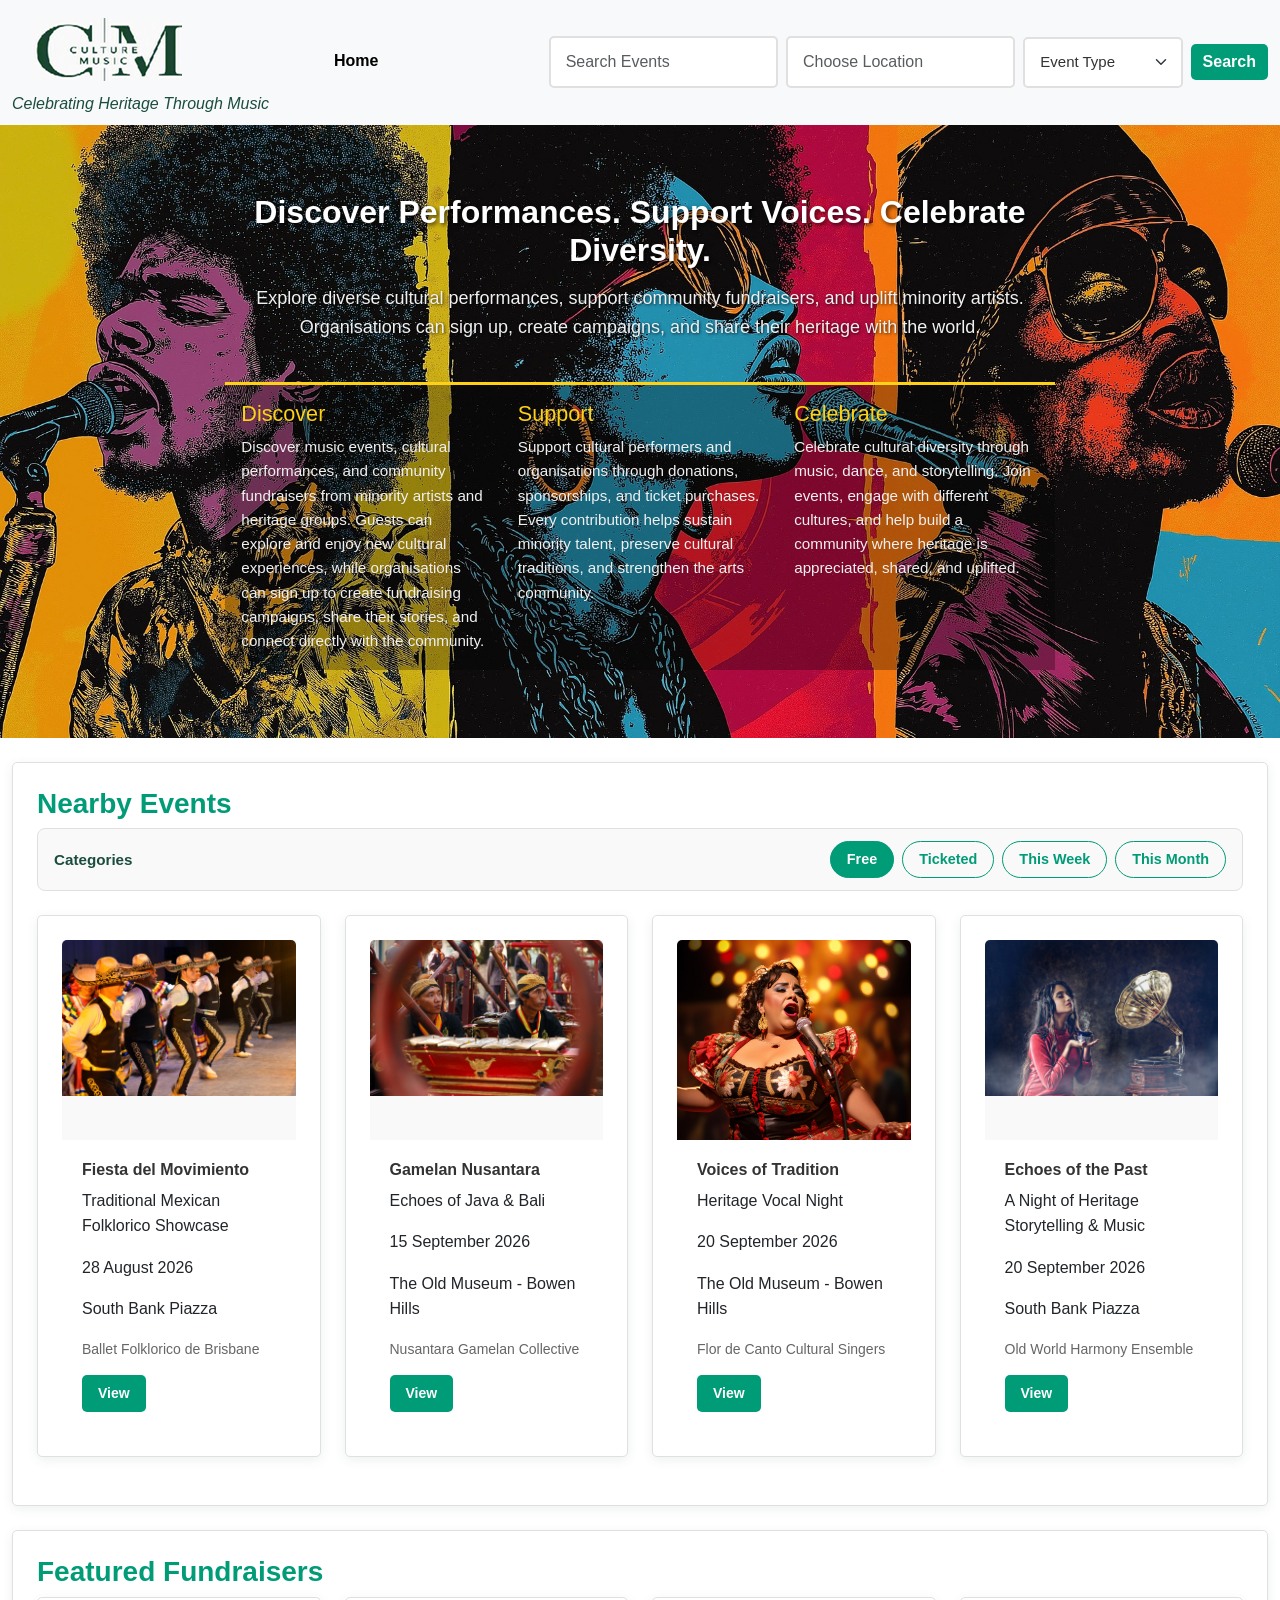
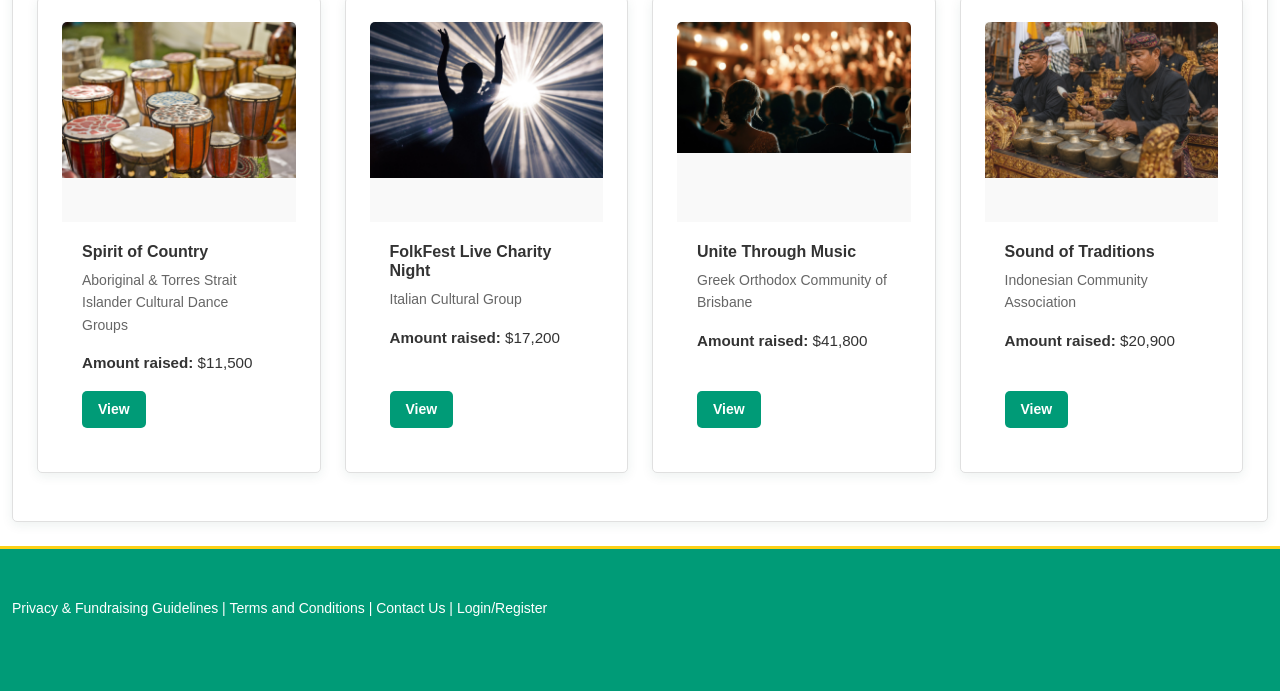
<file: index.html>
<!doctype html>
<html lang="en">
  <head>
    <meta charset="utf-8" />
    <meta name="viewport" content="width=device-width, initial-scale=1" />
    <title>Culture Music Festival - Fundraisers</title>
    <link
      href="https://cdn.jsdelivr.net/npm/bootstrap@5.3.7/dist/css/bootstrap.min.css"
      rel="stylesheet"
      integrity="sha384LN+7fdVzj6u52u30Kp6M/trliBMCMKTyK833zpbD+pXdCLuTusPj697FH4R/5mcr"
      crossorigin="anonymous" />
    <link rel="stylesheet" href="css/style.css" />
  </head>

  <body>
    <!-- Header -->
    <header class="header-section sticky-top">
        <nav class="navbar navbar-expand-lg bg-body-tertiary">
        <div class="container-fluid">
             <div class="col-md-3">
                <div class="logo">
                <img src="img/logo-cm150x63.png" alt="Culture Music Festival Logo" />
                </div>
                <div class="brand-tagline fst-italic">Celebrating Heritage Through Music</div>
            </div>
            <ul class="navbar-nav me-auto mb-2 mb-lg-0">
                <li class="nav-item">
                <a class="nav-link active" aria-current="page" href="#">Home</a>
                </li>
            </ul>
             <!-- Search Bar -->
            <form class="search-form d-flex flex-wrap gap-2 align-items-center" role="search">
                <input class="form-control search-input" type="search" placeholder="Search Events" aria-label="Search Events" />
                <input class="form-control search-input" type="search" placeholder="Choose Location" aria-label="Choose Location" />

              <select class="form-select filter-select" aria-label="Event type filter">
                <option selected>Event Type</option>
                <option>Free</option>
                <option>Ticketed</option>
              </select>
              <button class="btn btn-search" type="submit">Search</button>
            </form>
        </div>
        </nav>
    </header>
   
    <main class="main-content">
      <!-- Hero Banner -->
      <section class="home-hero text-white mb-4">
        <div class="container-fluid py-5">
          <div class="row">
            <div class="col-lg-8 hero-content">
              <h1 class="hero-title">Discover Performances. Support Voices. Celebrate Diversity.</h1>
              <p class="hero-subtitle">
                Explore diverse cultural performances, support community fundraisers, and uplift minority artists.
Organisations can sign up, create campaigns, and share their heritage with the world.
              </p>
              <div class="row g-3 hero-values text-start">
                <article class="col-md-4">
                  <h2>Discover</h2>
                  <p>
                  Discover music events, cultural performances, and community fundraisers from minority artists and heritage groups.
Guests can explore and enjoy new cultural experiences, while organisations can sign up to create fundraising campaigns, share their stories, and connect directly with the community.</p>
                </article>
                <article class="col-md-4">
                  <h2>Support</h2>
                  <p>
                    Support cultural performers and organisations through donations, sponsorships, and ticket purchases.
Every contribution helps sustain minority talent, preserve cultural traditions, and strengthen the arts community.
                  </p>
                </article>
                <article class="col-md-4">
                  <h2>Celebrate</h2>
                  <p>
                   Celebrate cultural diversity through music, dance, and storytelling.
Join events, engage with different cultures, and help build a community where heritage is appreciated, shared, and uplifted.
                  </p>
                </article>
              </div>
            </div>
          </div>
        </div>
      </section>

      <!-- Nearby Events -->
      <section class="featured-section">
        <div class="container-fluid">
          <article class="fundraiser-panel mb-4">
            <h2 class="section-title">Nearby Events</h2>
            <div class="event-filter mb-4">
              <h3 class="event-filter-label">Categories</h3>
              <div class="event-filter-options" aria-label="Filter nearby events by category">
                <a class="event-filter-option active" href="#free-events">Free</a>
                <a class="event-filter-option" href="#ticketed-events">Ticketed</a>
                <a class="event-filter-option" href="#this-week">This Week</a>
                <a class="event-filter-option" href="#this-month">This Month</a>
              </div>
            </div>
            <div class="row">
              <!-- Card 1 -->
              <div class="col-md-6 col-lg-3 mb-4">
                <article class="card h-100 fundraiser-panel">
                  <div class="card-image">
                    <img
                      src="img/ernestoeslava-mariachi-2770114_1920.jpg"
                      class="card-img-top"
                      alt="Fiesta del Movimiento" />
                  </div>
                  <div class="card-body">
                    <h5 class="card-title">Fiesta del Movimiento</h5>
                    <p class="card-text">Traditional Mexican Folklorico Showcase</p>
                    <p class="card-text">28 August 2026</p>
                    <p class="card-text">South Bank Piazza</p>
                    <p class="card-organiser">Ballet Folklorico de Brisbane</p>
                    <button class="btn btn-view">View</button>
                  </div>
                </article>
              </div>

              <!-- Card 2 -->
              <div class="col-md-6 col-lg-3 mb-4">
                <article class="card h-100 fundraiser-panel">
                  <div class="card-image">
                    <img
                      src="img/dedy_timbul-gamelan-7852175_1920.jpg"
                      class="card-img-top"
                      alt="Gamelan Nusantara" />
                  </div>
                  <div class="card-body">
                    <h5 class="card-title">Gamelan Nusantara</h5>
                    <p class="card-text">Echoes of Java & Bali</p>
                    <p class="card-text">15 September 2026</p>
                    <p class="card-text">The Old Museum - Bowen Hills</p>
                    <p class="card-organiser">Nusantara Gamelan Collective</p>
                    <button class="btn btn-view">View</button>
                  </div>
                </article>
              </div>

              <!-- Card 3 -->
              <div class="col-md-6 col-lg-3 mb-4">
                <article class="card h-100 fundraiser-panel">
                  <div class="card-image">
                    <img
                      src="img/thukka-ai-generated-8309769_1920.jpg"
                      class="card-img-top"
                      alt="Voices of Tradition" />
                  </div>
                  <div class="card-body">
                    <h5 class="card-title">Voices of Tradition</h5>
                    <p class="card-text">Heritage Vocal Night</p>
                    <p class="card-text">20 September 2026</p>
                    <p class="card-text">The Old Museum - Bowen Hills</p>
                    <p class="card-organiser">Flor de Canto Cultural Singers</p>
                    <button class="btn btn-view">View</button>
                  </div>
                </article>
              </div>

              <!-- Card 4 -->
              <div class="col-md-6 col-lg-3 mb-4">
                <article class="card h-100 fundraiser-panel">
                  <div class="card-image">
                    <img
                      src="img/3935302-adult-3169948_1920.jpg"
                      class="card-img-top"
                      alt="Echoes of the Past" />
                  </div>
                  <div class="card-body">
                    <h5 class="card-title">Echoes of the Past</h5>
                    <p class="card-text">A Night of Heritage Storytelling & Music</p>
                    <p class="card-text">20 September 2026</p>
                     <p class="card-text">South Bank Piazza</p>
                    <p class="card-organiser">Old World Harmony Ensemble</p>
                    <button class="btn btn-view">View</button>
                  </div>
                </article>
              </div>
          </article>
        </div>
      </section>

      <!-- Featured Fundraisers -->
      <section class="featured-section">
        <div class="container-fluid">
          <article class="fundraiser-panel mb-4">
            <h2 class="section-title">Featured Fundraisers</h2>
            <div class="row">
              <!-- Card 1 -->
              <div class="col-md-6 col-lg-3 mb-4">
                <article class="card h-100 fundraiser-panel">
                  <div class="card-image">
                    <img
                      src="img/timokefoto-african-2771092_1920.jpg"
                      alt="Spirit of Country"
                      class="card-img-top img-fluid" />
                  </div>
                  <div class="card-body">
                    <h5 class="card-title">Spirit of Country</h5>
                    <p class="card-organiser">Aboriginal & Torres Strait Islander Cultural Dance Groups</p>
                    <div class="amount-raised">
                      <strong>Amount raised:</strong>
                      $11,500
                    </div>
                    <button class="btn btn-view">View</button>
                  </div>
                </article>
              </div>

              <!-- Card 2 -->
              <div class="col-md-6 col-lg-3 mb-4">
                <article class="card h-100 fundraiser-panel">
                  <div class="card-image">
                    <img
                      src="img/scratsmacker-outdoors-5159662_1920.jpg"
                      alt="Culture Jam"
                      class="card-img-top img-fluid" />
                  </div>
                  <div class="card-body">
                    <h5 class="card-title">FolkFest Live Charity Night</h5>
                    <p class="card-organiser">Italian Cultural Group</p>
                    <div class="amount-raised">
                      <strong>Amount raised:</strong>
                      $17,200
                    </div>
                    <button class="btn btn-view">View</button>
                  </div>
                </article>
              </div>

              <!-- Card 3 -->
              <div class="col-md-6 col-lg-3 mb-4">
                <article class="card h-100 fundraiser-panel">
                  <div class="card-image">
                    <img
                      src="img/tylijura-audience-10363726_1920.jpg"
                      alt="Unity Sound"
                      class="card-img-top img-fluid" />
                  </div>
                  <div class="card-body">
                    <h5 class="card-title">Unite Through Music</h5>
                    <p class="card-organiser">Greek Orthodox Community of Brisbane</p>
                    <div class="amount-raised">
                      <strong>Amount raised:</strong>
                      $41,800
                    </div>
                    <button class="btn btn-view">View</button>
                  </div>
                </article>
              </div>

              <!-- Card 4 -->
              <div class="col-md-6 col-lg-3 mb-4">
                <article class="card h-100 fundraiser-panel">
                  <div class="card-image">
                    <img
                      src="img/u_ju3xxfbm56-gamelan-10402878_1920.png"
                      alt="Rhythm Roots"
                      class="card-img-top img-fluid" />
                  </div>
                  <div class="card-body">
                    <h5 class="card-title">Sound of Traditions</h5>
                    <p class="card-organiser">Indonesian Community Association</p>
                    <div class="amount-raised">
                      <strong>Amount raised:</strong>
                      $20,900
                    </div>
                    <button class="btn btn-view">View</button>
                  </div>
                </article>
              </div>
            </div>
          </article>
        </div>
      </section>

    </main>
    <!-- Footer -->
    <footer class="footer-section">
      <div class="container-fluid py-5">
        <div class="row">
          <div class="col-md-8">
            <nav class="footer-nav mb-4">
              <a href="#guidelines">Privacy & Fundraising Guidelines</a>
              |
              <a href="#terms">Terms and Conditions</a>
              |
              <a href="#contact">Contact Us</a>
              |
              <a href="#login">Login/Register</a>
            </nav>
          </div>
        </div>
      </div>
    </footer>
  </body>
</html>
</file>
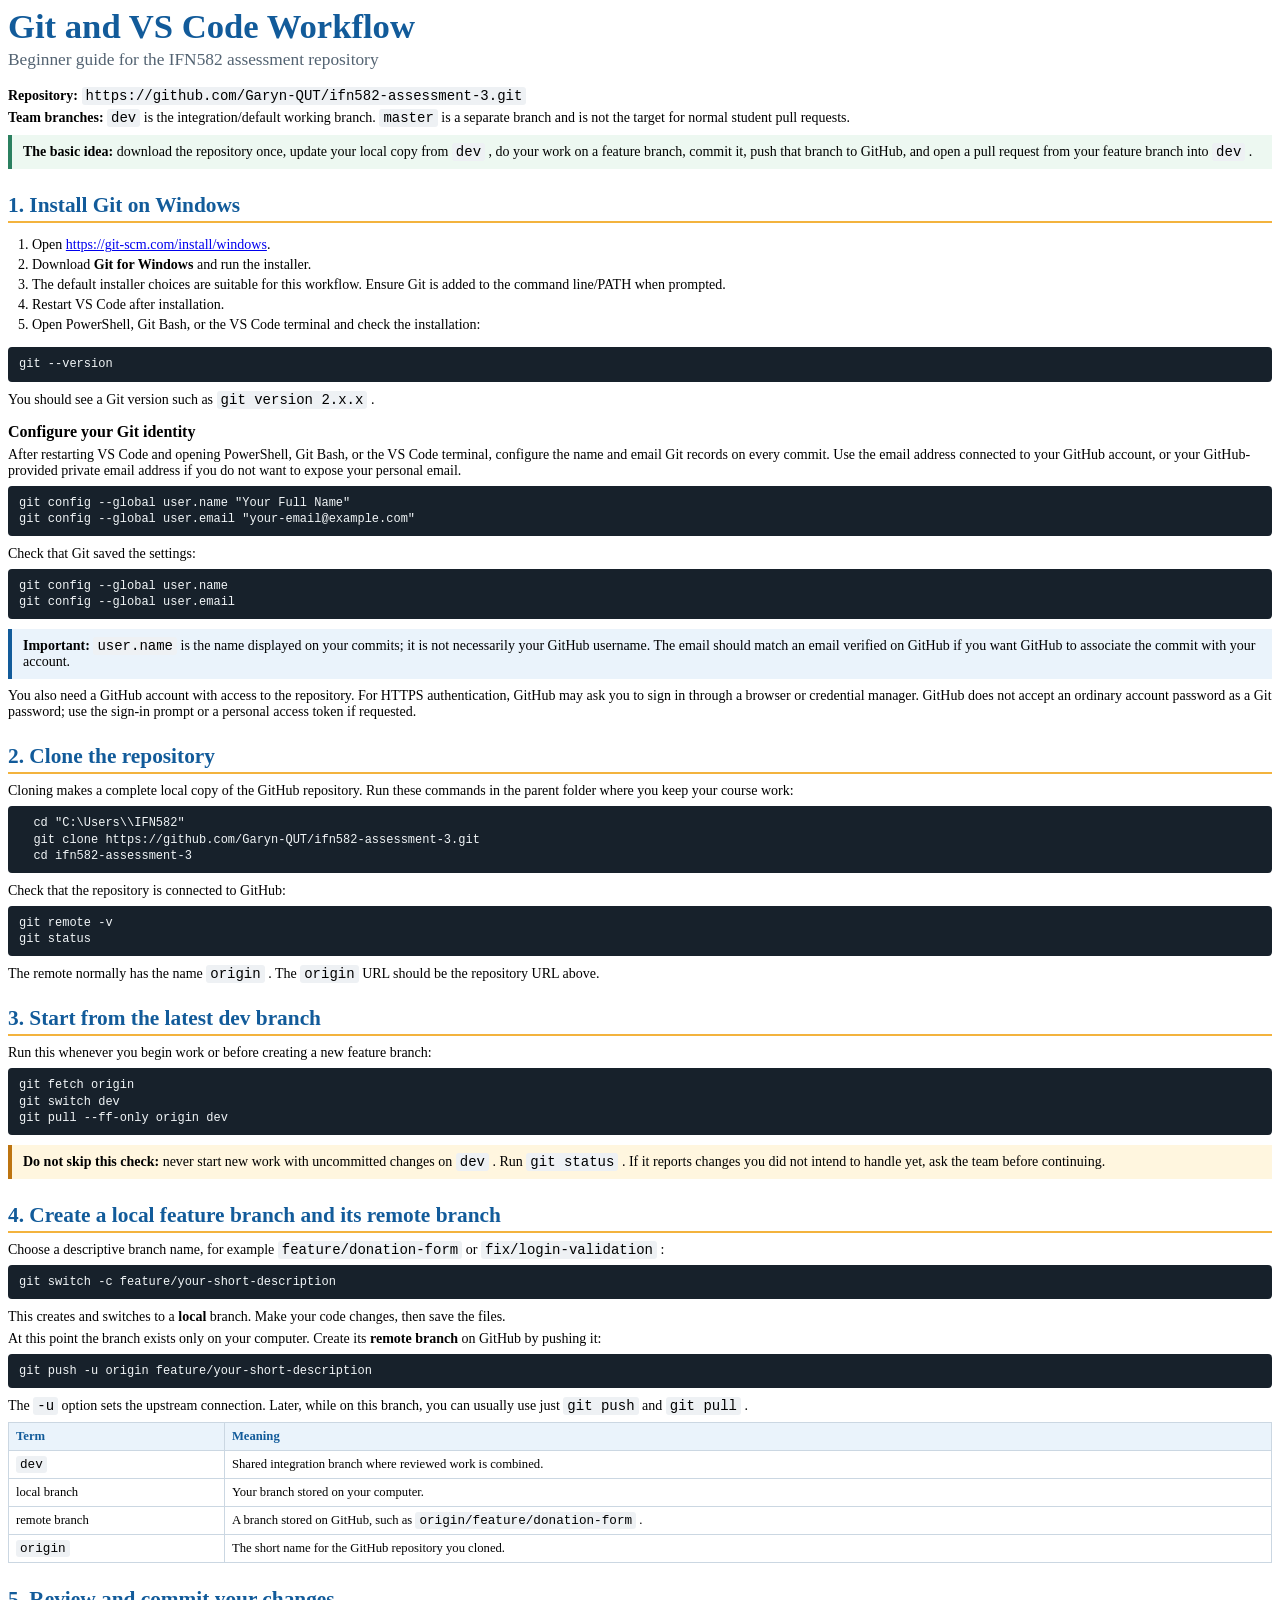
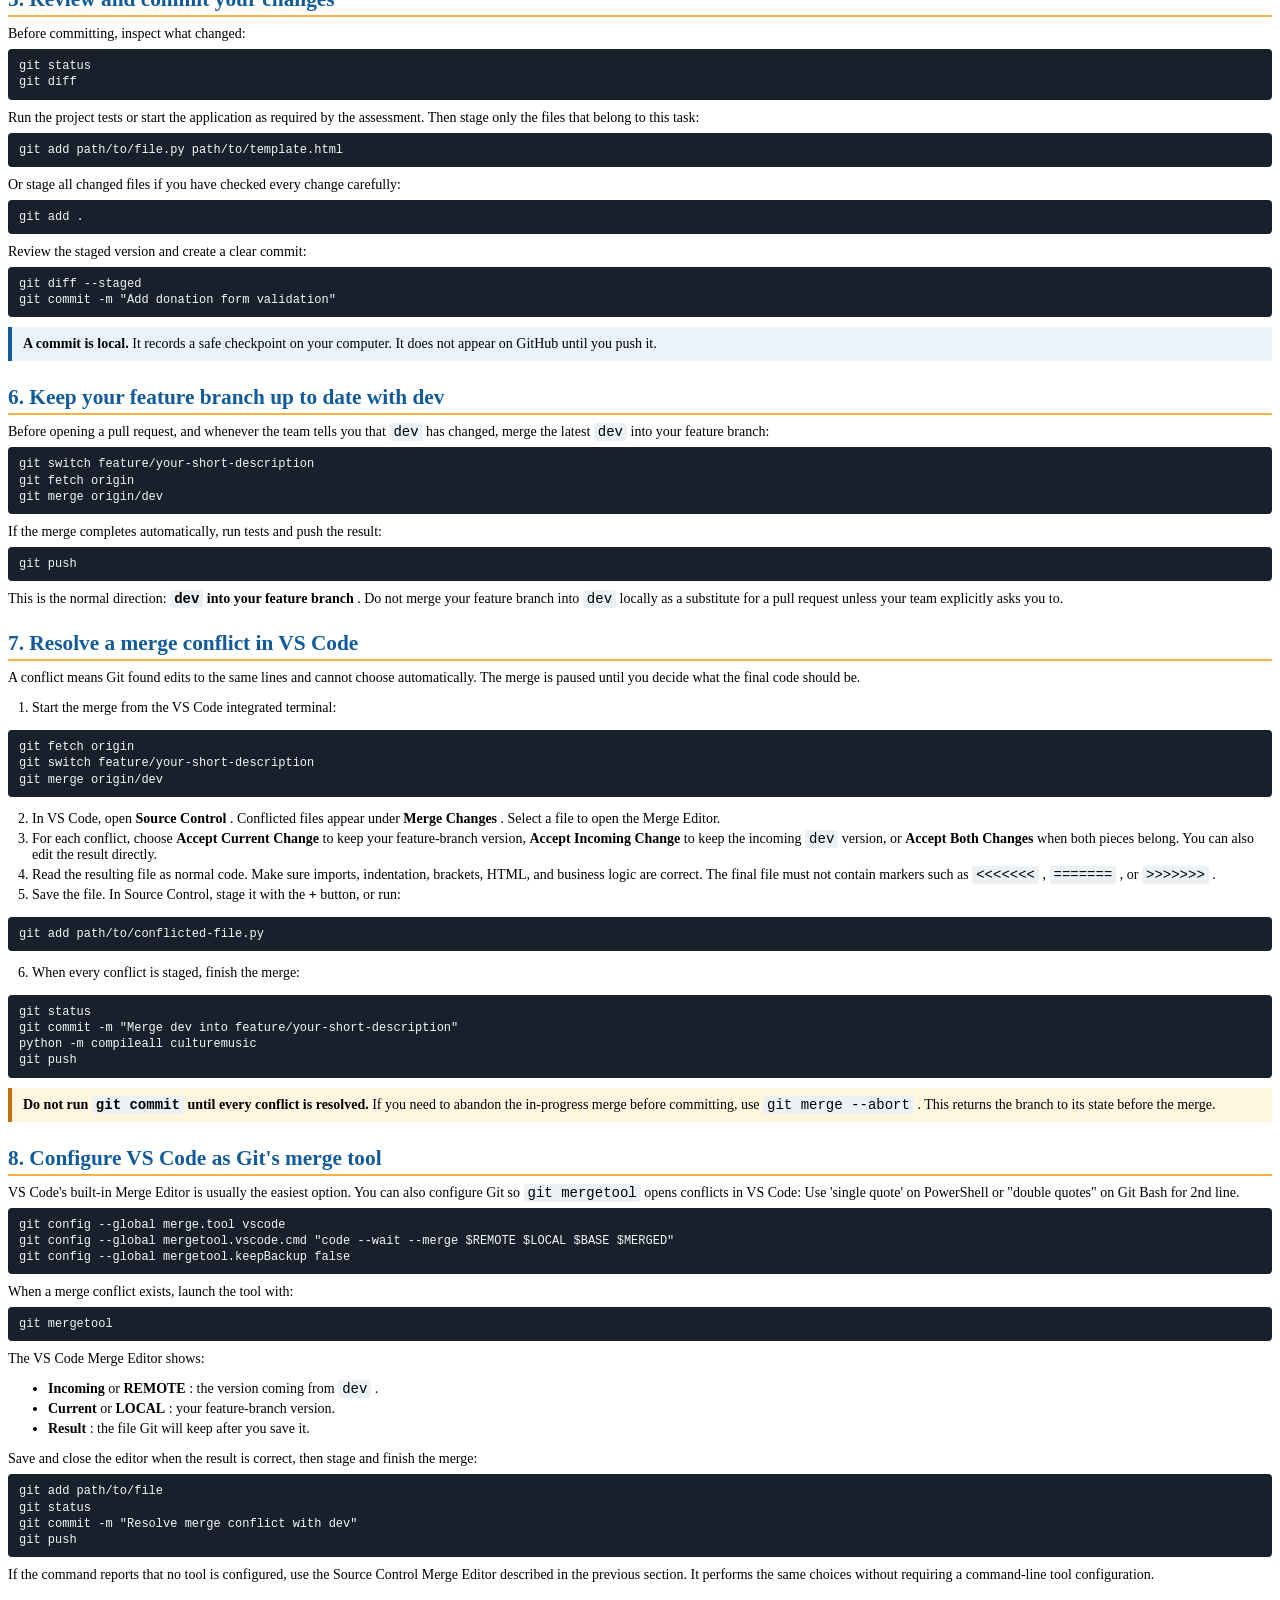
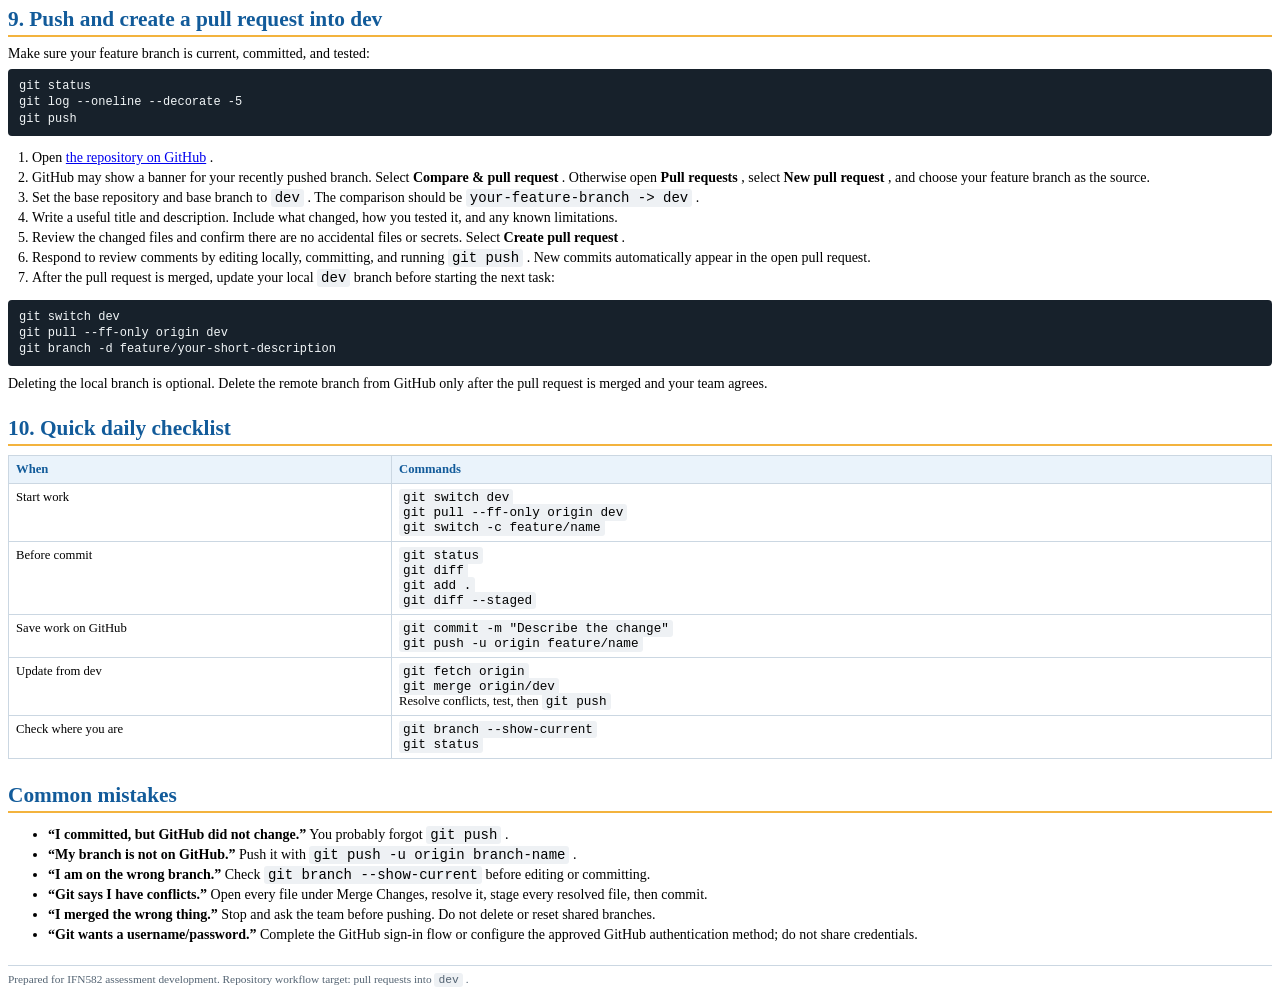
<file: docs/git-vscode-workflow.html>
<!doctype html>
<html lang="en">
  <head>
    <meta charset="utf-8" />
    <title>Git and VS Code Workflow Guide</title>
    <style>
      @page {
        size: A4;
        margin: 18mm 16mm;
      }
      :root {
        --ink: #17212b;
        --muted: #536372;
        --blue: #125b9a;
        --pale: #eaf3fb;
        --line: #cbd7e2;
        --gold: #f3b33d;
        font-size: 10.5pt;
        margin: 0;
      }
      h1 {
        color: var(--blue);
        font-size: 26pt;
        line-height: 1.08;
        margin: 0 0 5px;
      }
      h2 {
        color: var(--blue);
        font-size: 16pt;
        border-bottom: 2px solid var(--gold);
        padding-bottom: 3px;
        margin: 24px 0 9px;
        page-break-after: avoid;
      }
      h3 {
        font-size: 12pt;
        margin: 15px 0 5px;
        page-break-after: avoid;
      }
      p {
        margin: 6px 0;
      }
      .subtitle {
        color: var(--muted);
        font-size: 13pt;
        margin-bottom: 18px;
      }
      .note,
      .warning,
      .definition {
        padding: 9px 11px;
        margin: 9px 0;
        border-left: 4px solid var(--blue);
        background: var(--pale);
        page-break-inside: avoid;
      }
      .warning {
        border-left-color: #bd7410;
        background: #fff6df;
      }
      .definition {
        border-left-color: #2b8060;
        background: #edf8f1;
      }
      code,
      pre {
        font-family: Consolas, "Courier New", monospace;
      }
      code {
        background: #eef1f4;
        padding: 1px 4px;
        border-radius: 3px;
      }
      pre {
        background: #17212b;
        color: #f2f6f8;
        padding: 9px 11px;
        border-radius: 4px;
        white-space: pre-wrap;
        font-size: 9pt;
        line-height: 1.35;
        margin: 7px 0 10px;
        page-break-inside: avoid;
      }
      ol {
        padding-left: 24px;
      }
      li {
        margin: 4px 0;
      }
      table {
        width: 100%;
        border-collapse: collapse;
        margin: 8px 0 12px;
        font-size: 9.5pt;
        page-break-inside: avoid;
      }
      th,
      td {
        border: 1px solid var(--line);
        padding: 6px 7px;
        text-align: left;
        vertical-align: top;
      }
      th {
        background: var(--pale);
        color: var(--blue);
      }
      .check {
        color: #176b4b;
        font-weight: bold;
      }
      .small {
        color: var(--muted);
        font-size: 9pt;
      }
      .page-break {
        page-break-before: always;
      }
      .footer {
        border-top: 1px solid var(--line);
        margin-top: 22px;
        padding-top: 7px;
        color: var(--muted);
        font-size: 8.5pt;
      }
    </style>
  </head>
  <body>
    <h1>Git and VS Code Workflow</h1>
    <div class="subtitle">Beginner guide for the IFN582 assessment repository</div>
    <p>
      <strong>Repository:</strong>
      <code>https://github.com/Garyn-QUT/ifn582-assessment-3.git</code>
    </p>
    <p>
      <strong>Team branches:</strong>
      <code>dev</code>
      is the integration/default working branch.
      <code>master</code>
      is a separate branch and is not the target for normal student pull requests.
    </p>
    <div class="definition">
      <strong>The basic idea:</strong>
      download the repository once, update your local copy from
      <code>dev</code>
      , do your work on a feature branch, commit it, push that branch to GitHub, and open a pull request from your
      feature branch into
      <code>dev</code>
      .
    </div>

    <h2>1. Install Git on Windows</h2>
    <ol>
      <li>Open <a href="https://git-scm.com/install/windows">https://git-scm.com/install/windows</a>.</li>
      <li>Download <strong>Git for Windows</strong> and run the installer.</li>
      <li>
        The default installer choices are suitable for this workflow. Ensure Git is added to the command line/PATH when
        prompted.
      </li>
      <li>Restart VS Code after installation.</li>
      <li>Open PowerShell, Git Bash, or the VS Code terminal and check the installation:</li>
    </ol>
    <pre>git --version</pre>
    <p>
      You should see a Git version such as
      <code>git version 2.x.x</code>
      .
    </p>
    <h3>Configure your Git identity</h3>
    <p>
      After restarting VS Code and opening PowerShell, Git Bash, or the VS Code terminal, configure the name and email
      Git records on every commit. Use the email address connected to your GitHub account, or your GitHub-provided
      private email address if you do not want to expose your personal email.
    </p>
    <pre>git config --global user.name "Your Full Name"
git config --global user.email "your-email@example.com"</pre>
    <p>Check that Git saved the settings:</p>
    <pre>git config --global user.name
git config --global user.email</pre>
    <div class="note">
      <strong>Important:</strong>
      <code>user.name</code>
      is the name displayed on your commits; it is not necessarily your GitHub username. The email should match an email
      verified on GitHub if you want GitHub to associate the commit with your account.
    </div>
    <p>
      You also need a GitHub account with access to the repository. For HTTPS authentication, GitHub may ask you to sign
      in through a browser or credential manager. GitHub does not accept an ordinary account password as a Git password;
      use the sign-in prompt or a personal access token if requested.
    </p>

    <h2>2. Clone the repository</h2>
    <p>
      Cloning makes a complete local copy of the GitHub repository. Run these commands in the parent folder where you
      keep your course work:
    </p>
    <pre>
  cd "C:\Users\<yourUser>\IFN582"
  git clone https://github.com/Garyn-QUT/ifn582-assessment-3.git
  cd ifn582-assessment-3</pre
    >
    <p>Check that the repository is connected to GitHub:</p>
    <pre>
git remote -v
git status</pre
    >
    <p>
      The remote normally has the name
      <code>origin</code>
      . The
      <code>origin</code>
      URL should be the repository URL above.
    </p>

    <h2>3. Start from the latest dev branch</h2>
    <p>Run this whenever you begin work or before creating a new feature branch:</p>
    <pre>
git fetch origin
git switch dev
git pull --ff-only origin dev</pre
    >
    <div class="warning">
      <strong>Do not skip this check:</strong>
      never start new work with uncommitted changes on
      <code>dev</code>
      . Run
      <code>git status</code>
      . If it reports changes you did not intend to handle yet, ask the team before continuing.
    </div>

    <h2>4. Create a local feature branch and its remote branch</h2>
    <p>
      Choose a descriptive branch name, for example
      <code>feature/donation-form</code>
      or
      <code>fix/login-validation</code>
      :
    </p>
    <pre>git switch -c feature/your-short-description</pre>
    <p>
      This creates and switches to a
      <strong>local</strong>
      branch. Make your code changes, then save the files.
    </p>
    <p>
      At this point the branch exists only on your computer. Create its
      <strong>remote branch</strong>
      on GitHub by pushing it:
    </p>
    <pre>git push -u origin feature/your-short-description</pre>
    <p>
      The
      <code>-u</code>
      option sets the upstream connection. Later, while on this branch, you can usually use just
      <code>git push</code>
      and
      <code>git pull</code>
      .
    </p>
    <table>
      <tr>
        <th>Term</th>
        <th>Meaning</th>
      </tr>
      <tr>
        <td><code>dev</code></td>
        <td>Shared integration branch where reviewed work is combined.</td>
      </tr>
      <tr>
        <td>local branch</td>
        <td>Your branch stored on your computer.</td>
      </tr>
      <tr>
        <td>remote branch</td>
        <td>
          A branch stored on GitHub, such as
          <code>origin/feature/donation-form</code>
          .
        </td>
      </tr>
      <tr>
        <td><code>origin</code></td>
        <td>The short name for the GitHub repository you cloned.</td>
      </tr>
    </table>

    <h2>5. Review and commit your changes</h2>
    <p>Before committing, inspect what changed:</p>
    <pre>
git status
git diff</pre
    >
    <p>
      Run the project tests or start the application as required by the assessment. Then stage only the files that
      belong to this task:
    </p>
    <pre>git add path/to/file.py path/to/template.html</pre>
    <p>Or stage all changed files if you have checked every change carefully:</p>
    <pre>git add .</pre>
    <p>Review the staged version and create a clear commit:</p>
    <pre>
git diff --staged
git commit -m "Add donation form validation"</pre
    >
    <div class="note">
      <strong>A commit is local.</strong>
      It records a safe checkpoint on your computer. It does not appear on GitHub until you push it.
    </div>

    <h2>6. Keep your feature branch up to date with dev</h2>
    <p>
      Before opening a pull request, and whenever the team tells you that
      <code>dev</code>
      has changed, merge the latest
      <code>dev</code>
      into your feature branch:
    </p>
    <pre>
git switch feature/your-short-description
git fetch origin
git merge origin/dev</pre
    >
    <p>If the merge completes automatically, run tests and push the result:</p>
    <pre>git push</pre>
    <p>
      This is the normal direction:
      <strong>
        <code>dev</code>
        into your feature branch
      </strong>
      . Do not merge your feature branch into
      <code>dev</code>
      locally as a substitute for a pull request unless your team explicitly asks you to.
    </p>

    <h2>7. Resolve a merge conflict in VS Code</h2>
    <p>
      A conflict means Git found edits to the same lines and cannot choose automatically. The merge is paused until you
      decide what the final code should be.
    </p>
    <ol>
      <li>Start the merge from the VS Code integrated terminal:</li>
    </ol>
    <pre>
git fetch origin
git switch feature/your-short-description
git merge origin/dev</pre
    >
    <ol start="2">
      <li>
        In VS Code, open
        <strong>Source Control</strong>
        . Conflicted files appear under
        <strong>Merge Changes</strong>
        . Select a file to open the Merge Editor.
      </li>
      <li>
        For each conflict, choose
        <strong>Accept Current Change</strong>
        to keep your feature-branch version,
        <strong>Accept Incoming Change</strong>
        to keep the incoming
        <code>dev</code>
        version, or
        <strong>Accept Both Changes</strong>
        when both pieces belong. You can also edit the result directly.
      </li>
      <li>
        Read the resulting file as normal code. Make sure imports, indentation, brackets, HTML, and business logic are
        correct. The final file must not contain markers such as
        <code>&lt;&lt;&lt;&lt;&lt;&lt;&lt;</code>
        ,
        <code>=======</code>
        , or
        <code>&gt;&gt;&gt;&gt;&gt;&gt;&gt;</code>
        .
      </li>
      <li>
        Save the file. In Source Control, stage it with the
        <strong>+</strong>
        button, or run:
      </li>
    </ol>
    <pre>git add path/to/conflicted-file.py</pre>
    <ol start="6">
      <li>When every conflict is staged, finish the merge:</li>
    </ol>
    <pre>
git status
git commit -m "Merge dev into feature/your-short-description"
python -m compileall culturemusic
git push</pre
    >
    <div class="warning">
      <strong>
        Do not run
        <code>git commit</code>
        until every conflict is resolved.
      </strong>
      If you need to abandon the in-progress merge before committing, use
      <code>git merge --abort</code>
      . This returns the branch to its state before the merge.
    </div>

    <h2>8. Configure VS Code as Git's merge tool</h2>
    <p>
      VS Code's built-in Merge Editor is usually the easiest option. You can also configure Git so
      <code>git mergetool</code>
      opens conflicts in VS Code: Use 'single quote' on PowerShell or "double quotes" on Git Bash for 2nd line.
    </p>
    <pre>
git config --global merge.tool vscode
git config --global mergetool.vscode.cmd "code --wait --merge $REMOTE $LOCAL $BASE $MERGED"
git config --global mergetool.keepBackup false</pre
    >
    <p>When a merge conflict exists, launch the tool with:</p>
    <pre>git mergetool</pre>
    <p>The VS Code Merge Editor shows:</p>
    <ul>
      <li>
        <strong>Incoming</strong>
        or
        <strong>REMOTE</strong>
        : the version coming from
        <code>dev</code>
        .
      </li>
      <li>
        <strong>Current</strong>
        or
        <strong>LOCAL</strong>
        : your feature-branch version.
      </li>
      <li>
        <strong>Result</strong>
        : the file Git will keep after you save it.
      </li>
    </ul>
    <p>Save and close the editor when the result is correct, then stage and finish the merge:</p>
    <pre>
git add path/to/file
git status
git commit -m "Resolve merge conflict with dev"
git push</pre
    >
    <p>
      If the command reports that no tool is configured, use the Source Control Merge Editor described in the previous
      section. It performs the same choices without requiring a command-line tool configuration.
    </p>

    <h2>9. Push and create a pull request into dev</h2>
    <p>Make sure your feature branch is current, committed, and tested:</p>
    <pre>
git status
git log --oneline --decorate -5
git push</pre
    >
    <ol>
      <li>
        Open
        <a href="https://github.com/Garyn-QUT/ifn582-assessment-3">the repository on GitHub</a>
        .
      </li>
      <li>
        GitHub may show a banner for your recently pushed branch. Select
        <strong>Compare &amp; pull request</strong>
        . Otherwise open
        <strong>Pull requests</strong>
        , select
        <strong>New pull request</strong>
        , and choose your feature branch as the source.
      </li>
      <li>
        Set the base repository and base branch to
        <code>dev</code>
        . The comparison should be
        <code>your-feature-branch -&gt; dev</code>
        .
      </li>
      <li>Write a useful title and description. Include what changed, how you tested it, and any known limitations.</li>
      <li>
        Review the changed files and confirm there are no accidental files or secrets. Select
        <strong>Create pull request</strong>
        .
      </li>
      <li>
        Respond to review comments by editing locally, committing, and running
        <code>git push</code>
        . New commits automatically appear in the open pull request.
      </li>
      <li>
        After the pull request is merged, update your local
        <code>dev</code>
        branch before starting the next task:
      </li>
    </ol>
    <pre>
git switch dev
git pull --ff-only origin dev
git branch -d feature/your-short-description</pre
    >
    <p>
      Deleting the local branch is optional. Delete the remote branch from GitHub only after the pull request is merged
      and your team agrees.
    </p>

    <h2>10. Quick daily checklist</h2>
    <table>
      <tr>
        <th>When</th>
        <th>Commands</th>
      </tr>
      <tr>
        <td>Start work</td>
        <td>
          <code>git switch dev</code>
          <br />
          <code>git pull --ff-only origin dev</code>
          <br />
          <code>git switch -c feature/name</code>
        </td>
      </tr>
      <tr>
        <td>Before commit</td>
        <td>
          <code>git status</code>
          <br />
          <code>git diff</code>
          <br />
          <code>git add .</code>
          <br />
          <code>git diff --staged</code>
        </td>
      </tr>
      <tr>
        <td>Save work on GitHub</td>
        <td>
          <code>git commit -m "Describe the change"</code>
          <br />
          <code>git push -u origin feature/name</code>
        </td>
      </tr>
      <tr>
        <td>Update from dev</td>
        <td>
          <code>git fetch origin</code>
          <br />
          <code>git merge origin/dev</code>
          <br />
          Resolve conflicts, test, then
          <code>git push</code>
        </td>
      </tr>
      <tr>
        <td>Check where you are</td>
        <td>
          <code>git branch --show-current</code>
          <br />
          <code>git status</code>
        </td>
      </tr>
    </table>

    <h2>Common mistakes</h2>
    <ul>
      <li>
        <strong>“I committed, but GitHub did not change.”</strong>
        You probably forgot
        <code>git push</code>
        .
      </li>
      <li>
        <strong>“My branch is not on GitHub.”</strong>
        Push it with
        <code>git push -u origin branch-name</code>
        .
      </li>
      <li>
        <strong>“I am on the wrong branch.”</strong>
        Check
        <code>git branch --show-current</code>
        before editing or committing.
      </li>
      <li>
        <strong>“Git says I have conflicts.”</strong>
        Open every file under Merge Changes, resolve it, stage every resolved file, then commit.
      </li>
      <li>
        <strong>“I merged the wrong thing.”</strong>
        Stop and ask the team before pushing. Do not delete or reset shared branches.
      </li>
      <li>
        <strong>“Git wants a username/password.”</strong>
        Complete the GitHub sign-in flow or configure the approved GitHub authentication method; do not share
        credentials.
      </li>
    </ul>
    <div class="footer">
      Prepared for IFN582 assessment development. Repository workflow target: pull requests into
      <code>dev</code>
      .
    </div>
  </body>
</html>
</file>
<file: css/style.css>
html {
  --primary-color: #009b77;
  --secondary-color: #fcd116;
  --accent-color: #fcd116;
  --text-dark: #333333;
  --text-medium: #1b4d3e;
  --text-light: #666666;
  --border-color: #e0e0e0;
  --bg-light: #f9f9f9;
}

* {
  margin: 0;
  padding: 0;
  box-sizing: border-box;
}

body {
  font-family: Arial, Helvetica, sans-serif;
  color: var(--text-dark);
  line-height: 1.6;
}

/* ========================================
   Header Section
   ======================================== */
.header-section {
  background-color: white;
}

.logo {
  display: inline-block;
  text-align: left;
  padding: 10px 20px;
  max-height: 100px;
  max-width: 250px;
  width: auto;
}

.brand-tagline {
  color: var(--text-medium);
  text-align: left;
}

.header-section .nav-link {
  color: var(--text-dark);
  font-weight: 600;
  transition: color 0.3s ease;
  border-bottom: 3px solid transparent;
  font-size: 16px;
}

.header-section .nav-link:hover {
  color: var(--primary-color);
  border-bottom: 3px solid var(--primary-color);
}

/* ========================================
   Search Section
   ======================================== */
.search-section {
  background-color: var(--bg-light);
  border-bottom: 1px solid var(--border-color);
}

.search-section > article {
  width: 100%;
  border: 0;
  border-radius: 0;
  box-shadow: none;
}

.search-section form {
  justify-content: flex-start;
}

@media (min-width: 992px) {
  .search-section .search-form {
    display: grid !important;
    grid-template-columns: minmax(220px, 1.6fr) repeat(4, minmax(130px, 1fr)) auto;
    gap: 12px !important;
    align-items: center;
  }

  .search-section .search-form .search-input,
  .search-section .search-form .filter-select,
  .search-section .search-form .btn-search {
    min-width: 0;
    width: 100%;
  }
}

.search-input,
.form-control {
  border: 2px solid var(--border-color);
  border-radius: 5px;
  padding: 12px 15px;
  font-size: 16px;
  transition: border-color 0.3s ease;
}

.search-input {
  min-width: 220px;
  flex: 1 1 220px;
}

.filter-select,
.form-select {
  border: 2px solid var(--border-color);
  border-radius: 5px;
  padding: 12px 15px;
  font-size: 15px;
  transition: border-color 0.3s ease;
  background-color: white;
  color: var(--text-dark);
}

.filter-select {
  min-width: 150px;
  flex: 1 1 150px;
}

.search-input:hover,
.filter-select:hover,
.form-control:hover,
.form-select:hover {
  border-color: var(--primary-color);
}

.search-input:focus,
.filter-select:focus,
.form-control:focus,
.form-select:focus {
  border-color: var(--primary-color);
  box-shadow: 0 0 8px rgba(0, 155, 119, 0.15);
}

.form-control:focus,
.form-select:focus {
  outline: none;
}

.btn-search {
  background-color: var(--primary-color);
  color: white;
  border: none;
  border-radius: 5px;
  font-weight: 600;
  transition: background-color 0.3s ease;
  white-space: nowrap;
  transition:
    background-color 0.3s ease,
    box-shadow 0.3s ease;
}

.btn-search:hover,
.btn-search:focus,
.btn-view:hover,
.btn-view:focus {
  background-color: #6b3410;
  color: white;
}

.btn-search:focus,
.btn-view:focus,
.admin-page button:focus {
  box-shadow: 0 0 0 3px rgba(252, 209, 22, 0.45);
  outline: none;
}

/* ========================================
    Fundraiser Hero
    ======================================== */
.fundraiser-hero {
  background: url("../img/artesitalia-conductor-5157153_1920.jpg") center/cover;
  position: relative;
  min-height: 400px;
}

.fundraiser-hero > .container {
  position: relative;
  width: 100%;
  height: 100%;
  z-index: 3;
}

.home-hero {
  background: url("../img/djovan-generated-9233757_1920.jpg") center/cover;
  position: relative;
  min-height: 400px;
}

.fundraiser-hero::before {
  position: absolute;
  width: 100%;
  height: 100%;
  background: rgba(0, 0, 0, 0.18);
  z-index: 2;
}

.fundraiser-hero::before {
  content: "";
}

.campaign-meta {
  color: white;
}

.campaign-meta strong {
  color: var(--secondary-color);
}

.hero-content {
  position: relative;
  z-index: 3;
  max-width: 1100px;
  margin: 0 auto;
  padding: 20px;
  text-align: center;
}

.hero-title {
  color: white;
  font-size: 32px;
  font-weight: bold;
  margin-bottom: 15px;
  text-shadow: 2px 2px 4px rgba(0, 0, 0, 0.7);
}

.hero-subtitle {
  color: #f0f0f0;
  font-size: 18px;
  text-shadow: 1px 1px 3px rgba(0, 0, 0, 0.7);
}

.hero-values {
  margin-top: 24px;
}

.hero-values article {
  padding: 16px;
  background: rgba(0, 0, 0, 0.28);
  border-top: 3px solid var(--secondary-color);
}

.hero-values h2 {
  color: var(--secondary-color);
  font-size: 1.35rem;
  margin-bottom: 8px;
}

.hero-values p {
  color: #f0f0f0;
  font-size: 0.95rem;
  margin-bottom: 0;
}

/* ========================================
   Featured Fundraisers Section
   ======================================== */
.featured-section {
  background-color: white;
}

.section-title {
  font-size: 28px;
  font-weight: bold;
  color: var(--primary-color);
  /* border-left: 5px solid var(--primary-color);
    padding-left: 15px; */
}

.event-filter {
  align-items: center;
  background-color: var(--bg-light);
  border: 1px solid var(--border-color);
  border-radius: 8px;
  display: flex;
  gap: 1rem;
  justify-content: space-between;
  padding: 12px 16px;
}

.event-filter-label {
  color: var(--text-medium);
  font-size: 0.95rem;
  font-weight: 700;
  margin: 0;
  white-space: nowrap;
}

.event-filter-options {
  display: flex;
  flex-wrap: wrap;
  gap: 8px;
  justify-content: flex-end;
}

.event-filter-option {
  border: 1px solid var(--primary-color);
  border-radius: 999px;
  color: var(--primary-color);
  font-size: 0.9rem;
  font-weight: 600;
  padding: 6px 16px;
  text-decoration: none;
  transition:
    background-color 0.2s ease,
    color 0.2s ease,
    box-shadow 0.2s ease;
}

.event-filter-option:hover,
.event-filter-option:focus-visible,
.event-filter-option.active {
  background-color: var(--primary-color);
  color: white;
}

.event-filter-option:focus-visible {
  box-shadow: 0 0 0 3px rgba(252, 209, 22, 0.45);
  outline: none;
}

@media (max-width: 576px) {
  .event-filter {
    align-items: flex-start;
    flex-direction: column;
  }

  .event-filter-options {
    justify-content: flex-start;
  }
}

.card-image {
  width: 100%;
  height: 200px;
  overflow: hidden;
  background-color: var(--bg-light);
}

.card:hover {
  transform: scale(1.05);
}

.card-body {
  padding: 20px;
  display: flex;
  flex-direction: column;
  flex-grow: 1;
}

.card-title {
  color: var(--text-dark);
  font-weight: 600;
  margin-bottom: 8px;
  font-size: 16px;
}

.card-organiser {
  color: var(--text-light);
  font-size: 14px;
  margin-bottom: 15px;
  font-weight: 500;
}

.amount-raised {
  margin-bottom: 15px;
  font-size: 0.95rem;
  color: var(--text-dark);
  font-weight: 500;
  flex-grow: 1;
}

.btn-view {
  background-color: var(--primary-color);
  color: white;
  border: none;
  padding: 8px 16px;
  border-radius: 5px;
  font-weight: 600;
  font-size: 14px;
  transition:
    background-color 0.3s ease,
    box-shadow 0.3s ease;
  align-self: flex-start;
}

.btn-view:hover {
  background-color: #6b3410;
  color: white;
}

/* ========================================
   Administration Dashboard
   ======================================== */
.admin-page {
  background-color: var(--bg-light);
}

.admin-hero {
  background: url("../img/stux-tools-191794_1920.jpg") center/cover;
  background-color: var(--primary-color);
  position: relative;
}

.admin-hero::before {
  background: rgba(0, 0, 0, 0.48);
  content: "";
  inset: 0;
  position: absolute;
}

.admin-hero > .container-fluid {
  position: relative;
  z-index: 1;
}

.admin-hero h1,
.admin-hero p {
  color: white;
}

.admin-eyebrow {
  color: var(--secondary-color);
}

.admin-update-note {
  color: white;
  font-size: 0.9rem;
}

.admin-stat {
  border-top: 4px solid var(--primary-color);
  height: 100%;
}

.admin-stat-label {
  color: var(--text-light);
  font-size: 0.85rem;
  text-transform: uppercase;
}

.admin-stat-value {
  color: var(--primary-color);
  font-size: 1.9rem;
}

.featured-admin-table th:first-child,
.featured-admin-table td:first-child {
  width: 1%;
  white-space: nowrap;
}

.admin-panel-heading {
  border-bottom: 1px solid var(--border-color);
  margin-bottom: 1.25rem;
  padding-bottom: 0.75rem;
}

.admin-table th {
  color: var(--text-medium);
  white-space: nowrap;
}

.admin-table td {
  min-width: 110px;
}

.admin-search {
  max-width: 280px;
}

.admin-filter-select {
  max-width: 180px;
}

.admin-action-select {
  max-width: 160px;
}

.admin-status-cell {
  align-items: flex-start;
  display: flex;
  flex-direction: column;
  gap: 0.35rem;
}

.admin-row-status {
  min-width: 100px;
}

.admin-action-divider {
  border-left: 1px solid var(--border-color);
  height: 28px;
  margin: 0 0.25rem;
}

.admin-status-actions {
  align-items: center;
  display: flex;
  flex-wrap: wrap;
  gap: 0.5rem;
}

.admin-status-label {
  color: var(--text-medium);
  font-weight: 600;
  white-space: nowrap;
}

.btn-admin-filter,
.btn-admin-action {
  background-color: var(--primary-color);
  border-color: var(--primary-color);
  color: white;
}

.btn-admin-filter:hover,
.btn-admin-action:hover,
.btn-admin-action:focus,
.btn-admin-action:active,
.admin-page .btn-success:hover,
.admin-page .btn-success:focus,
.admin-page .btn-success:active {
  background-color: #6b3410;
  border-color: #6b3410;
  color: white;
}

.admin-badge-pending {
  background-color: var(--secondary-color);
  color: var(--text-dark);
}

.admin-badge-active {
  background-color: var(--primary-color);
  color: white;
}

.admin-badge-paused {
  background-color: #6c757d;
  color: white;
}

.admin-badge-suspended,
.admin-badge-reported {
  background-color: #b02a37;
  color: white;
}

.admin-report-row {
  align-items: center;
  border-bottom: 1px solid var(--border-color);
  display: flex;
  gap: 1rem;
  justify-content: space-between;
  padding: 1rem 0;
}

.admin-report-row:last-child {
  border-bottom: 0;
  padding-bottom: 0;
}

.admin-status-list li {
  align-items: center;
  display: flex;
  gap: 0.5rem;
  padding: 0.5rem 0;
}

@media (max-width: 767px) {
  .admin-report-row {
    align-items: flex-start;
    flex-direction: column;
  }

  .admin-search,
  .admin-filter-select,
  .admin-action-select,
  .admin-row-status {
    max-width: none;
    width: 100%;
  }

  .admin-action-divider {
    border-left: 0;
    border-top: 1px solid var(--border-color);
    height: 1px;
    margin: 0.25rem 0;
    width: 100%;
  }

  .admin-status-actions {
    margin-left: 0 !important;
    width: 100%;
  }

  .admin-status-actions .admin-status-label {
    flex-basis: 100%;
  }
}

/* ========================================
   Footer Section
   ======================================== */
.footer-section {
  background-color: var(--primary-color);
  color: white;
  border-top: 3px solid var(--secondary-color);
}

.footer-title {
  font-size: 24px;
  font-weight: bold;
  margin-bottom: 20px;
  color: var(--accent-color);
}

.footer-nav {
  font-size: 14px;
  margin-bottom: 20px;
}

.footer-nav a {
  color: white;
  text-decoration: none;
  transition: color 0.3s ease;
}

.footer-nav a:hover {
  color: var(--accent-color);
}

/* ========================================
   Donation Page
   ======================================== */
.fundraiser-panel,
.donation-panel,
.update-panel {
  border: 1px solid var(--border-color);
  border-radius: 5px;
  background: white;
  box-shadow: 0 3px 12px rgba(27, 77, 62, 0.08);
}

.fundraiser-panel,
.update-panel {
  padding: 24px;
}

.donation-page > section > .container {
  max-width: 100%;
  padding-left: 1rem;
  padding-right: 1rem;
}
.main-content,
.donation-page > section > .container > .row {
  --bs-gutter-x: 1rem;
}

.donation-panel {
  border-top: 5px solid var(--secondary-color);
  padding: 24px;
  position: relative;
  z-index: 1;
}

.donation-details summary {
  display: inline-block;
  list-style: none;
  cursor: pointer;
}

.donation-details summary::-webkit-details-marker {
  display: none;
}

.donation-details[open] summary {
  margin-bottom: 24px;
}

.donation-form-hidden {
  display: none;
}

.donation-form-visible {
  display: block;
}

.progress {
  height: 18px;
  background-color: #e8eee9;
}

.progress-bar {
  background-color: var(--primary-color);
}

.tier-option {
  border: 1px solid var(--border-color);
  border-radius: 5px;
  padding: 12px;
  height: 100%;
}

.tier-option strong {
  color: var(--primary-color);
}

.update-image {
  width: 100%;
  height: 220px;
  object-fit: contain;
  object-position: center;
  background-color: var(--bg-light);
}

.campaign-updates-grid {
  align-items: stretch;
}

.update-card {
  position: relative;
  overflow: hidden;
  border: 1px solid var(--border-color);
  border-radius: 5px;
  background-color: white;
  box-shadow: 0 3px 12px rgba(27, 77, 62, 0.08);
  transition:
    transform 0.2s ease,
    box-shadow 0.2s ease;
}

.report-menu {
  position: absolute;
  top: 10px;
  left: 10px;
  z-index: 2;
}

.report-menu summary {
  align-items: center;
  background-color: rgba(255, 255, 255, 0.94);
  border: 1px solid var(--border-color);
  border-radius: 50%;
  color: var(--text-dark);
  cursor: pointer;
  display: flex;
  font-size: 1.35rem;
  height: 32px;
  justify-content: center;
  line-height: 1;
  list-style: none;
  width: 32px;
}

.report-menu summary::-webkit-details-marker {
  display: none;
}

.report-menu summary:hover,
.report-menu summary:focus-visible {
  background-color: var(--primary-color);
  color: white;
  outline: none;
}

.report-form {
  background-color: white;
  border: 1px solid var(--border-color);
  border-radius: 5px;
  box-shadow: 0 4px 14px rgba(27, 77, 62, 0.18);
  padding: 14px;
  position: absolute;
  top: 40px;
  left: 0;
  width: 230px;
}

.report-form-title {
  color: var(--text-dark);
  font-weight: 700;
  margin-bottom: 10px;
}

.report-form fieldset {
  border: 0;
  margin: 0 0 12px;
  padding: 0;
}

.report-form label {
  color: var(--text-light);
  display: block;
  font-size: 0.9rem;
  margin-bottom: 7px;
}

.report-form input {
  accent-color: var(--primary-color);
  margin-right: 5px;
}

.update-card:hover {
  transform: translateY(-3px);
  box-shadow: 0 6px 16px rgba(27, 77, 62, 0.14);
}

.update-card-image {
  display: block;
  width: 100%;
  height: 190px;
  object-fit: cover;
}

.update-card-body {
  padding: 20px;
}

.update-card-title {
  color: var(--text-dark);
  font-size: 1.2rem;
  font-weight: 700;
  margin-bottom: 8px;
}

.update-card-date {
  color: var(--text-light);
  font-size: 0.9rem;
  font-weight: 500;
  margin-bottom: 12px;
}

.update-card-text {
  color: var(--text-light);
  line-height: 1.5;
}

.donation-table th {
  color: var(--text-medium);
  white-space: nowrap;
}

/* ========================================
   Campaign Dashboard
   ======================================== */
.campaign-page {
  background-color: var(--bg-light);
}

.campaign-hero {
  background:
    linear-gradient(rgba(0, 0, 0, 0.52), rgba(0, 0, 0, 0.52)),
    url("../img/clickerhappy-mic-1132528_1920.jpg") center/cover;
}

.campaign-hero .badge,
.status-badge {
  background-color: var(--secondary-color) !important;
  color: var(--text-dark) !important;
}

.campaign-hero .btn-outline-light:hover {
  color: var(--text-dark);
}

.campaign-stat {
  border-top: 4px solid var(--primary-color);
  height: 100%;
}

.campaign-stat .stat-value {
  color: var(--primary-color);
  font-size: 1.8rem;
  font-weight: 700;
}

.campaign-stat .stat-label {
  color: var(--text-light);
  font-size: 0.9rem;
  text-transform: uppercase;
}

.campaign-section-title {
  color: var(--primary-color);
  font-size: 1.4rem;
  font-weight: 700;
}

.campaign-panel-heading {
  border-bottom: 1px solid var(--border-color);
  margin-bottom: 1.25rem;
  padding-bottom: 0.75rem;
}

@media (min-width: 992px) {
  .campaign-management-toolbar {
    flex-wrap: nowrap !important;
    white-space: nowrap;
  }

  .campaign-management-toolbar .campaign-filter-select {
    flex: 1 1 220px;
    max-width: 260px;
  }

  .campaign-management-toolbar .admin-status-actions {
    flex-wrap: nowrap;
  }
}

@media (max-width: 767px) {
  .campaign-hero h1 {
    font-size: 2rem;
  }

  .campaign-hero .btn {
    width: 100%;
  }
}

@media (max-width: 767px) {
  .fundraiser-hero {
    min-height: 420px;
  }

  .fundraiser-hero h1 {
    font-size: 2rem;
  }
}
</file>
